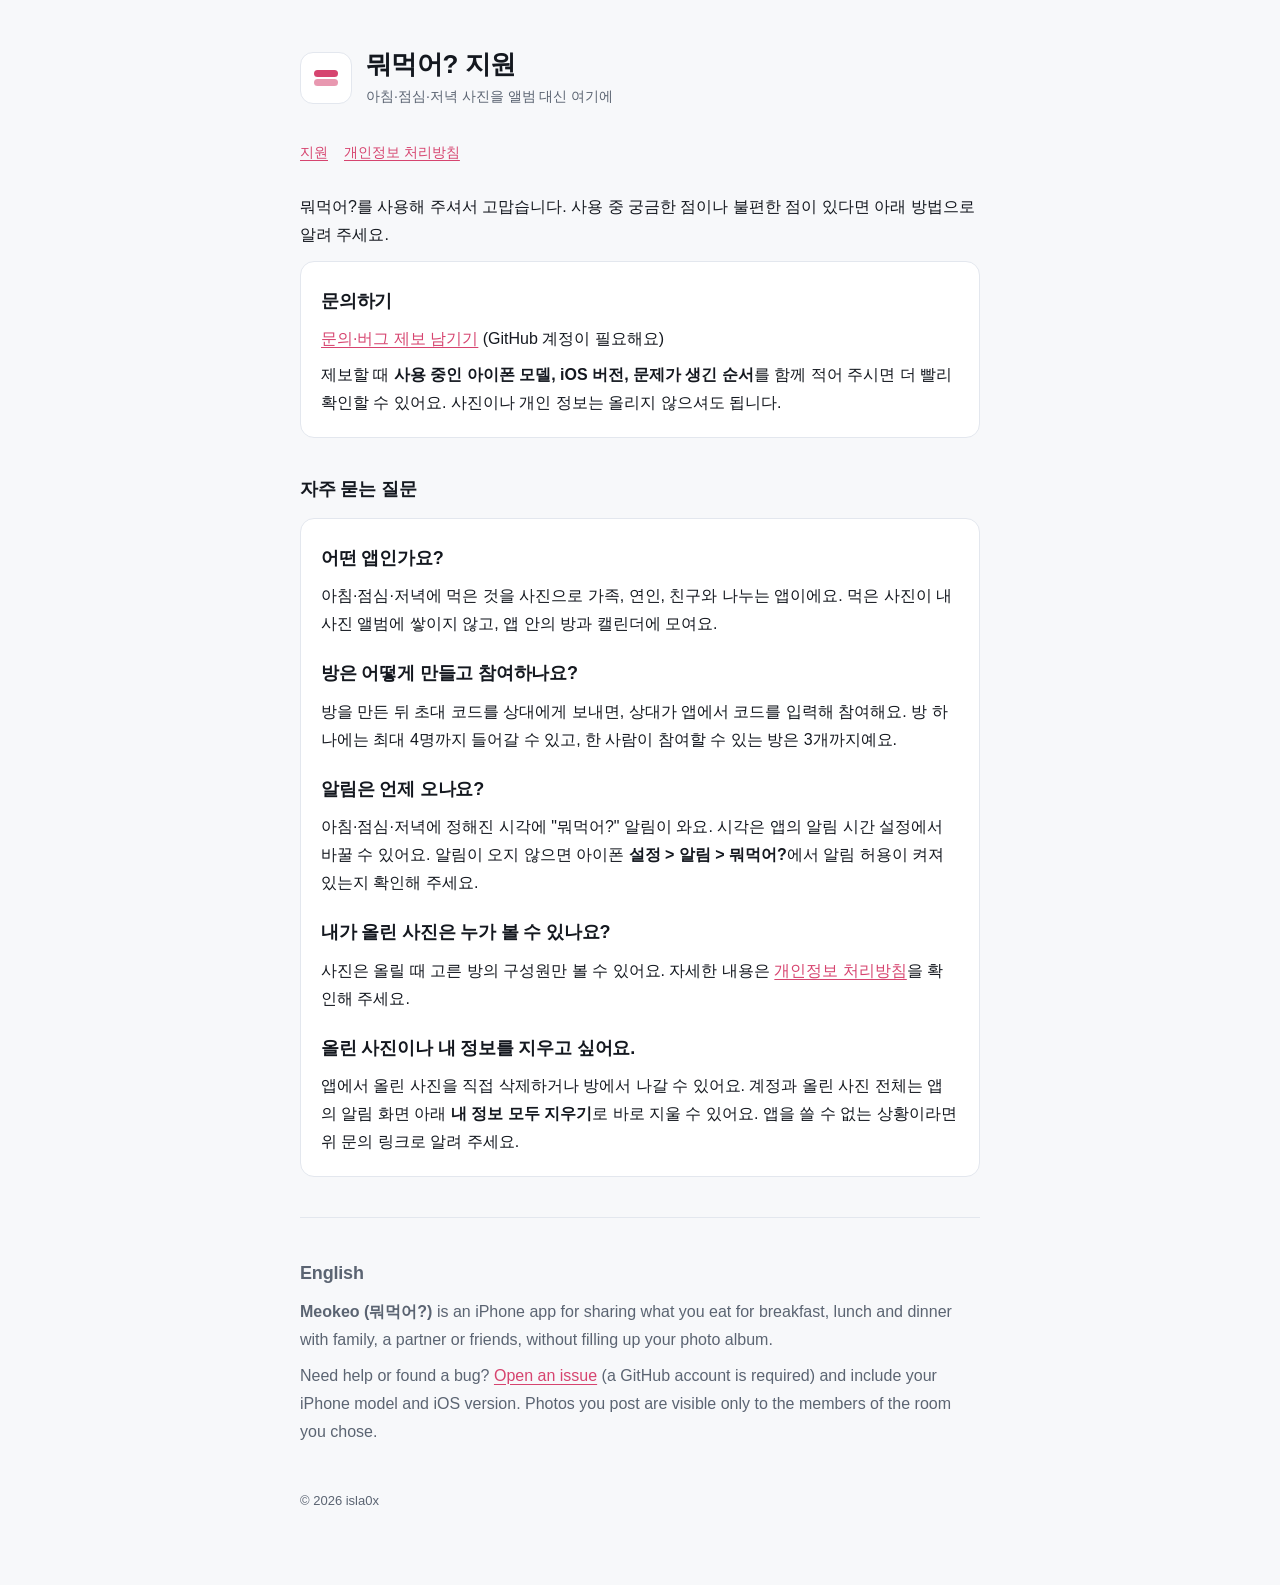
<file: docs/index.html>
<!doctype html>
<html lang="ko">
<head>
<meta charset="utf-8">
<meta name="viewport" content="width=device-width,initial-scale=1">
<title>뭐먹어? 지원 · Meokeo Support</title>
<meta name="description" content="뭐먹어? 앱의 사용법과 문의 방법을 안내합니다.">
<link rel="stylesheet" href="style.css">
</head>
<body>
<div class="wrap">
  <header>
    <div class="mark" aria-hidden="true"><div><i></i><i></i></div></div>
    <div>
      <h1>뭐먹어? 지원</h1>
      <p class="sub">아침·점심·저녁 사진을 앨범 대신 여기에</p>
    </div>
  </header>
  <nav><a href="./">지원</a><a href="privacy.html">개인정보 처리방침</a></nav>

  <p>뭐먹어?를 사용해 주셔서 고맙습니다. 사용 중 궁금한 점이나 불편한 점이 있다면 아래 방법으로 알려 주세요.</p>

  <div class="card">
    <h2>문의하기</h2>
    <p><a href="https://github.com/isla0x/meokeo/issues/new">문의·버그 제보 남기기</a> (GitHub 계정이 필요해요)</p>
    <p>제보할 때 <strong>사용 중인 아이폰 모델, iOS 버전, 문제가 생긴 순서</strong>를 함께 적어 주시면 더 빨리 확인할 수 있어요. 사진이나 개인 정보는 올리지 않으셔도 됩니다.</p>
  </div>

  <h2>자주 묻는 질문</h2>

  <div class="card">
    <h2>어떤 앱인가요?</h2>
    <p>아침·점심·저녁에 먹은 것을 사진으로 가족, 연인, 친구와 나누는 앱이에요. 먹은 사진이 내 사진 앨범에 쌓이지 않고, 앱 안의 방과 캘린더에 모여요.</p>

    <h2>방은 어떻게 만들고 참여하나요?</h2>
    <p>방을 만든 뒤 초대 코드를 상대에게 보내면, 상대가 앱에서 코드를 입력해 참여해요. 방 하나에는 최대 4명까지 들어갈 수 있고, 한 사람이 참여할 수 있는 방은 3개까지예요.</p>

    <h2>알림은 언제 오나요?</h2>
    <p>아침·점심·저녁에 정해진 시각에 "뭐먹어?" 알림이 와요. 시각은 앱의 알림 시간 설정에서 바꿀 수 있어요. 알림이 오지 않으면 아이폰 <strong>설정 &gt; 알림 &gt; 뭐먹어?</strong>에서 알림 허용이 켜져 있는지 확인해 주세요.</p>

    <h2>내가 올린 사진은 누가 볼 수 있나요?</h2>
    <p>사진은 올릴 때 고른 방의 구성원만 볼 수 있어요. 자세한 내용은 <a href="privacy.html">개인정보 처리방침</a>을 확인해 주세요.</p>

    <h2>올린 사진이나 내 정보를 지우고 싶어요.</h2>
    <p>앱에서 올린 사진을 직접 삭제하거나 방에서 나갈 수 있어요. 계정과 올린 사진 전체는 앱의 알림 화면 아래 <strong>내 정보 모두 지우기</strong>로 바로 지울 수 있어요. 앱을 쓸 수 없는 상황이라면 위 문의 링크로 알려 주세요.</p>
  </div>

  <hr>
  <section class="en" lang="en">
    <h2>English</h2>
    <p><strong>Meokeo (뭐먹어?)</strong> is an iPhone app for sharing what you eat for breakfast, lunch and dinner with family, a partner or friends, without filling up your photo album.</p>
    <p>Need help or found a bug? <a href="https://github.com/isla0x/meokeo/issues/new">Open an issue</a> (a GitHub account is required) and include your iPhone model and iOS version. Photos you post are visible only to the members of the room you chose.</p>
  </section>

  <footer>© 2026 isla0x</footer>
</div>
</body>
</html>
</file>
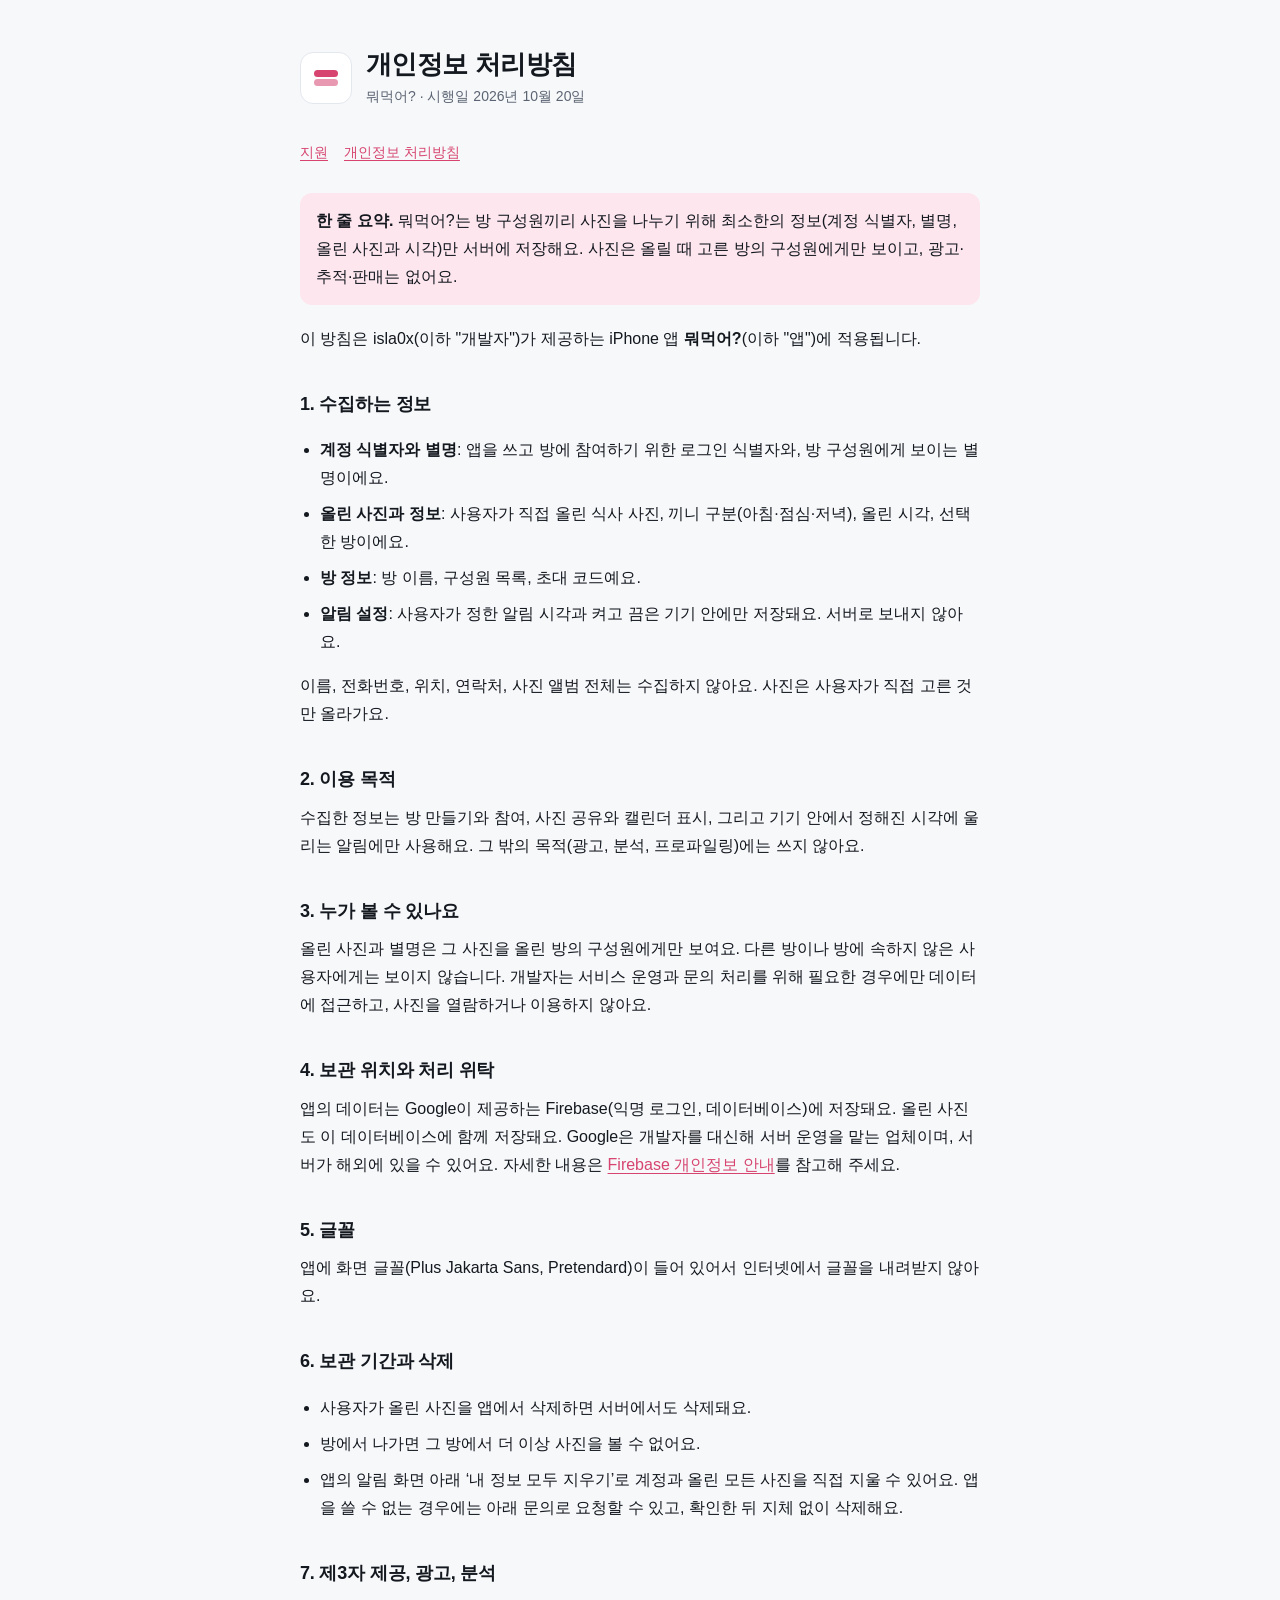
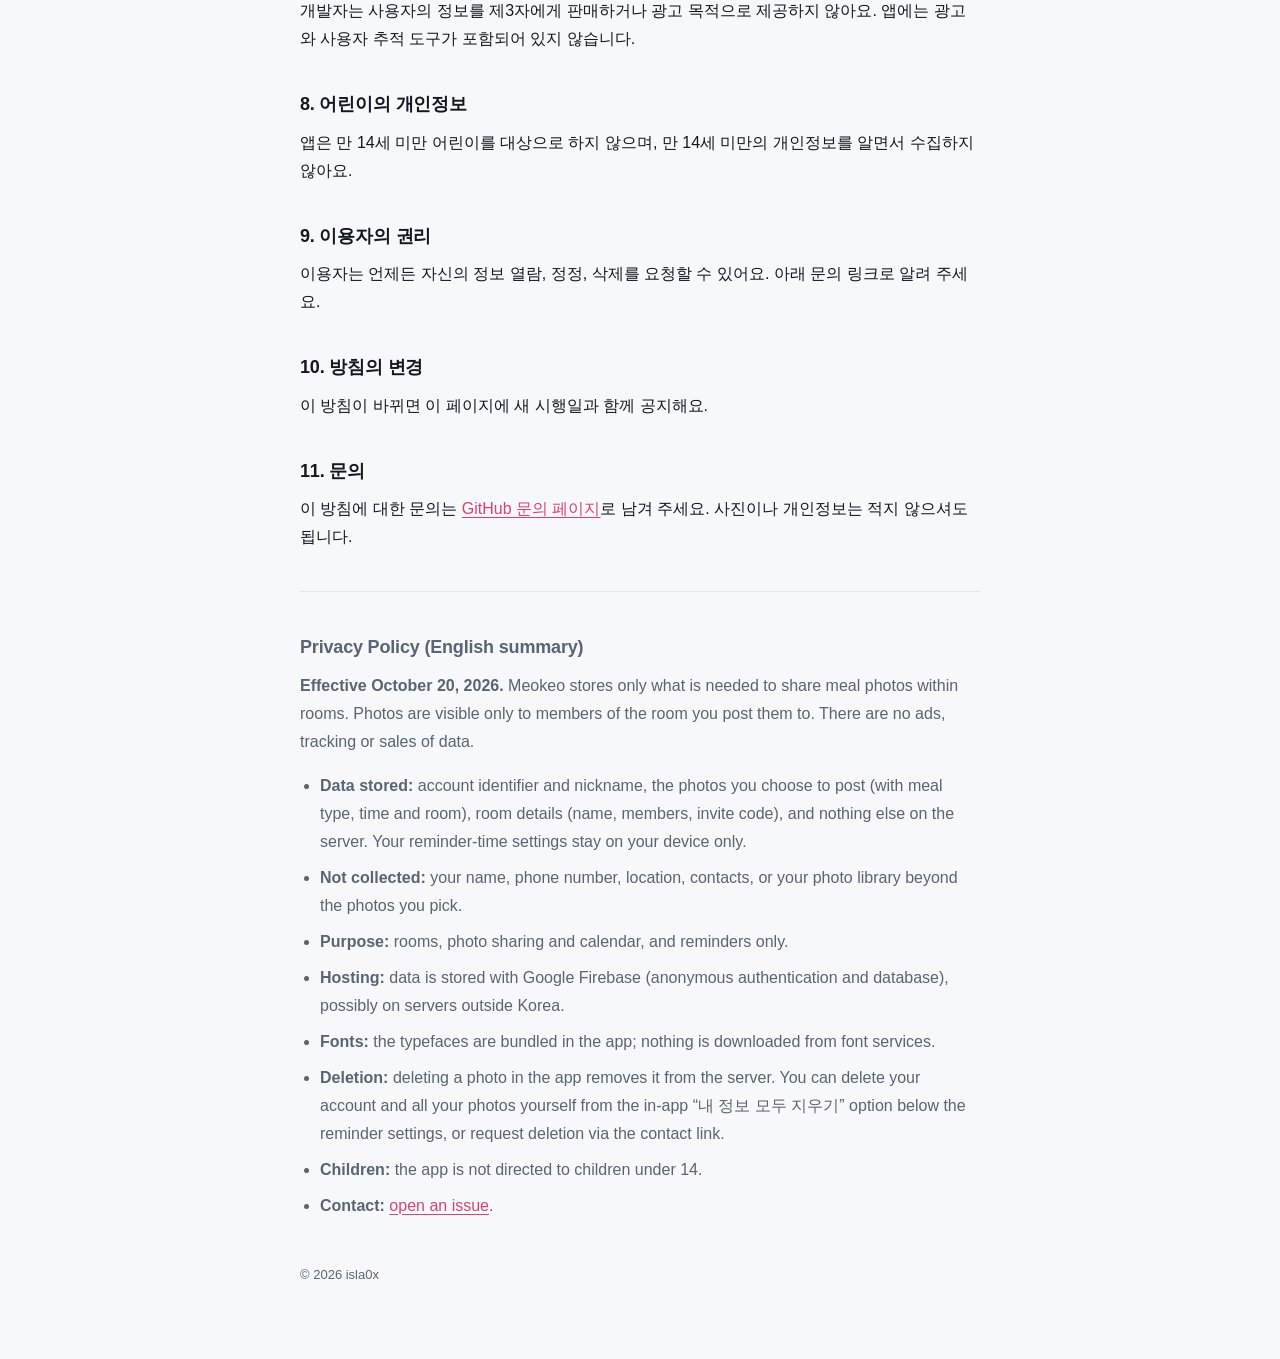
<file: docs/privacy.html>
<!doctype html>
<html lang="ko">
<head>
<meta charset="utf-8">
<meta name="viewport" content="width=device-width,initial-scale=1">
<title>뭐먹어? 개인정보 처리방침 · Meokeo Privacy Policy</title>
<meta name="description" content="뭐먹어? 앱이 어떤 정보를 다루는지 안내하는 개인정보 처리방침입니다.">
<link rel="stylesheet" href="style.css">
</head>
<body>
<div class="wrap">
  <header>
    <div class="mark" aria-hidden="true"><div><i></i><i></i></div></div>
    <div>
      <h1>개인정보 처리방침</h1>
      <p class="sub">뭐먹어? · 시행일 2026년 10월 20일</p>
    </div>
  </header>
  <nav><a href="./">지원</a><a href="privacy.html">개인정보 처리방침</a></nav>

  <div class="note">
    <strong>한 줄 요약.</strong> 뭐먹어?는 방 구성원끼리 사진을 나누기 위해 최소한의 정보(계정 식별자, 별명, 올린 사진과 시각)만 서버에 저장해요. 사진은 올릴 때 고른 방의 구성원에게만 보이고, 광고·추적·판매는 없어요.
  </div>

  <p>이 방침은 isla0x(이하 "개발자")가 제공하는 iPhone 앱 <strong>뭐먹어?</strong>(이하 "앱")에 적용됩니다.</p>

  <h2>1. 수집하는 정보</h2>
  <ul>
    <li><strong>계정 식별자와 별명</strong>: 앱을 쓰고 방에 참여하기 위한 로그인 식별자와, 방 구성원에게 보이는 별명이에요.</li>
    <li><strong>올린 사진과 정보</strong>: 사용자가 직접 올린 식사 사진, 끼니 구분(아침·점심·저녁), 올린 시각, 선택한 방이에요.</li>
    <li><strong>방 정보</strong>: 방 이름, 구성원 목록, 초대 코드예요.</li>
    <li><strong>알림 설정</strong>: 사용자가 정한 알림 시각과 켜고 끔은 기기 안에만 저장돼요. 서버로 보내지 않아요.</li>
  </ul>
  <p>이름, 전화번호, 위치, 연락처, 사진 앨범 전체는 수집하지 않아요. 사진은 사용자가 직접 고른 것만 올라가요.</p>

  <h2>2. 이용 목적</h2>
  <p>수집한 정보는 방 만들기와 참여, 사진 공유와 캘린더 표시, 그리고 기기 안에서 정해진 시각에 울리는 알림에만 사용해요. 그 밖의 목적(광고, 분석, 프로파일링)에는 쓰지 않아요.</p>

  <h2>3. 누가 볼 수 있나요</h2>
  <p>올린 사진과 별명은 그 사진을 올린 방의 구성원에게만 보여요. 다른 방이나 방에 속하지 않은 사용자에게는 보이지 않습니다. 개발자는 서비스 운영과 문의 처리를 위해 필요한 경우에만 데이터에 접근하고, 사진을 열람하거나 이용하지 않아요.</p>

  <h2>4. 보관 위치와 처리 위탁</h2>
  <p>앱의 데이터는 Google이 제공하는 Firebase(익명 로그인, 데이터베이스)에 저장돼요. 올린 사진도 이 데이터베이스에 함께 저장돼요. Google은 개발자를 대신해 서버 운영을 맡는 업체이며, 서버가 해외에 있을 수 있어요. 자세한 내용은 <a href="https://firebase.google.com/support/privacy">Firebase 개인정보 안내</a>를 참고해 주세요.</p>

  <h2>5. 글꼴</h2>
  <p>앱에 화면 글꼴(Plus Jakarta Sans, Pretendard)이 들어 있어서 인터넷에서 글꼴을 내려받지 않아요.</p>

  <h2>6. 보관 기간과 삭제</h2>
  <ul>
    <li>사용자가 올린 사진을 앱에서 삭제하면 서버에서도 삭제돼요.</li>
    <li>방에서 나가면 그 방에서 더 이상 사진을 볼 수 없어요.</li>
    <li>앱의 알림 화면 아래 ‘내 정보 모두 지우기’로 계정과 올린 모든 사진을 직접 지울 수 있어요. 앱을 쓸 수 없는 경우에는 아래 문의로 요청할 수 있고, 확인한 뒤 지체 없이 삭제해요.</li>
  </ul>

  <h2>7. 제3자 제공, 광고, 분석</h2>
  <p>개발자는 사용자의 정보를 제3자에게 판매하거나 광고 목적으로 제공하지 않아요. 앱에는 광고와 사용자 추적 도구가 포함되어 있지 않습니다.</p>

  <h2>8. 어린이의 개인정보</h2>
  <p>앱은 만 14세 미만 어린이를 대상으로 하지 않으며, 만 14세 미만의 개인정보를 알면서 수집하지 않아요.</p>

  <h2>9. 이용자의 권리</h2>
  <p>이용자는 언제든 자신의 정보 열람, 정정, 삭제를 요청할 수 있어요. 아래 문의 링크로 알려 주세요.</p>

  <h2>10. 방침의 변경</h2>
  <p>이 방침이 바뀌면 이 페이지에 새 시행일과 함께 공지해요.</p>

  <h2>11. 문의</h2>
  <p>이 방침에 대한 문의는 <a href="https://github.com/isla0x/meokeo/issues/new">GitHub 문의 페이지</a>로 남겨 주세요. 사진이나 개인정보는 적지 않으셔도 됩니다.</p>

  <hr>
  <section class="en" lang="en">
    <h2>Privacy Policy (English summary)</h2>
    <p><strong>Effective October 20, 2026.</strong> Meokeo stores only what is needed to share meal photos within rooms. Photos are visible only to members of the room you post them to. There are no ads, tracking or sales of data.</p>
    <ul>
      <li><strong>Data stored:</strong> account identifier and nickname, the photos you choose to post (with meal type, time and room), room details (name, members, invite code), and nothing else on the server. Your reminder-time settings stay on your device only.</li>
      <li><strong>Not collected:</strong> your name, phone number, location, contacts, or your photo library beyond the photos you pick.</li>
      <li><strong>Purpose:</strong> rooms, photo sharing and calendar, and reminders only.</li>
      <li><strong>Hosting:</strong> data is stored with Google Firebase (anonymous authentication and database), possibly on servers outside Korea.</li>
      <li><strong>Fonts:</strong> the typefaces are bundled in the app; nothing is downloaded from font services.</li>
      <li><strong>Deletion:</strong> deleting a photo in the app removes it from the server. You can delete your account and all your photos yourself from the in-app “내 정보 모두 지우기” option below the reminder settings, or request deletion via the contact link.</li>
      <li><strong>Children:</strong> the app is not directed to children under 14.</li>
      <li><strong>Contact:</strong> <a href="https://github.com/isla0x/meokeo/issues/new">open an issue</a>.</li>
    </ul>
  </section>

  <footer>© 2026 isla0x</footer>
</div>
</body>
</html>
</file>
<file: docs/style.css>
:root{
  --bg:#f7f8fa; --card:#ffffff; --fg:#14181f; --muted:#5b6472; --line:#e3e7ee;
  --accent:#d6446f; --accent-soft:#fde6ee;
}
@media (prefers-color-scheme: dark){
  :root{ --bg:#0f1218; --card:#171b23; --fg:#eef1f6; --muted:#9aa4b4; --line:#272d38; --accent:#f58aa8; --accent-soft:#3a1c27; }
}
*{box-sizing:border-box}
html{-webkit-text-size-adjust:100%}
body{
  margin:0; background:var(--bg); color:var(--fg);
  font:16px/1.75 -apple-system,BlinkMacSystemFont,"Apple SD Gothic Neo","Pretendard","Noto Sans KR","Segoe UI",sans-serif;
}
.wrap{max-width:720px; margin:0 auto; padding:48px 20px 72px}
header{display:flex; align-items:center; gap:14px; margin-bottom:32px}
.mark{width:52px; height:52px; border-radius:13px; background:var(--card); border:1px solid var(--line); display:grid; place-items:center; flex:none}
.mark i{display:block; width:24px; height:7px; border-radius:7px; background:var(--accent); margin:2.5px 0}
.mark i + i{opacity:.55}
h1{font-size:26px; line-height:1.3; margin:0; letter-spacing:-.02em}
.sub{color:var(--muted); font-size:14px; margin:2px 0 0}
h2{font-size:18px; margin:36px 0 8px; letter-spacing:-.01em}
p,li{margin:8px 0}
ul{padding-left:20px}
a{color:var(--accent); text-underline-offset:3px}
.card{background:var(--card); border:1px solid var(--line); border-radius:14px; padding:4px 20px 12px; margin-top:12px}
.card h2{margin-top:20px}
.note{background:var(--accent-soft); border-radius:12px; padding:14px 16px; margin:20px 0}
nav{display:flex; gap:16px; margin:0 0 28px; font-size:14px}
footer{margin-top:44px; color:var(--muted); font-size:13px}
.en{color:var(--muted)}
hr{border:0; border-top:1px solid var(--line); margin:40px 0}
</file>
